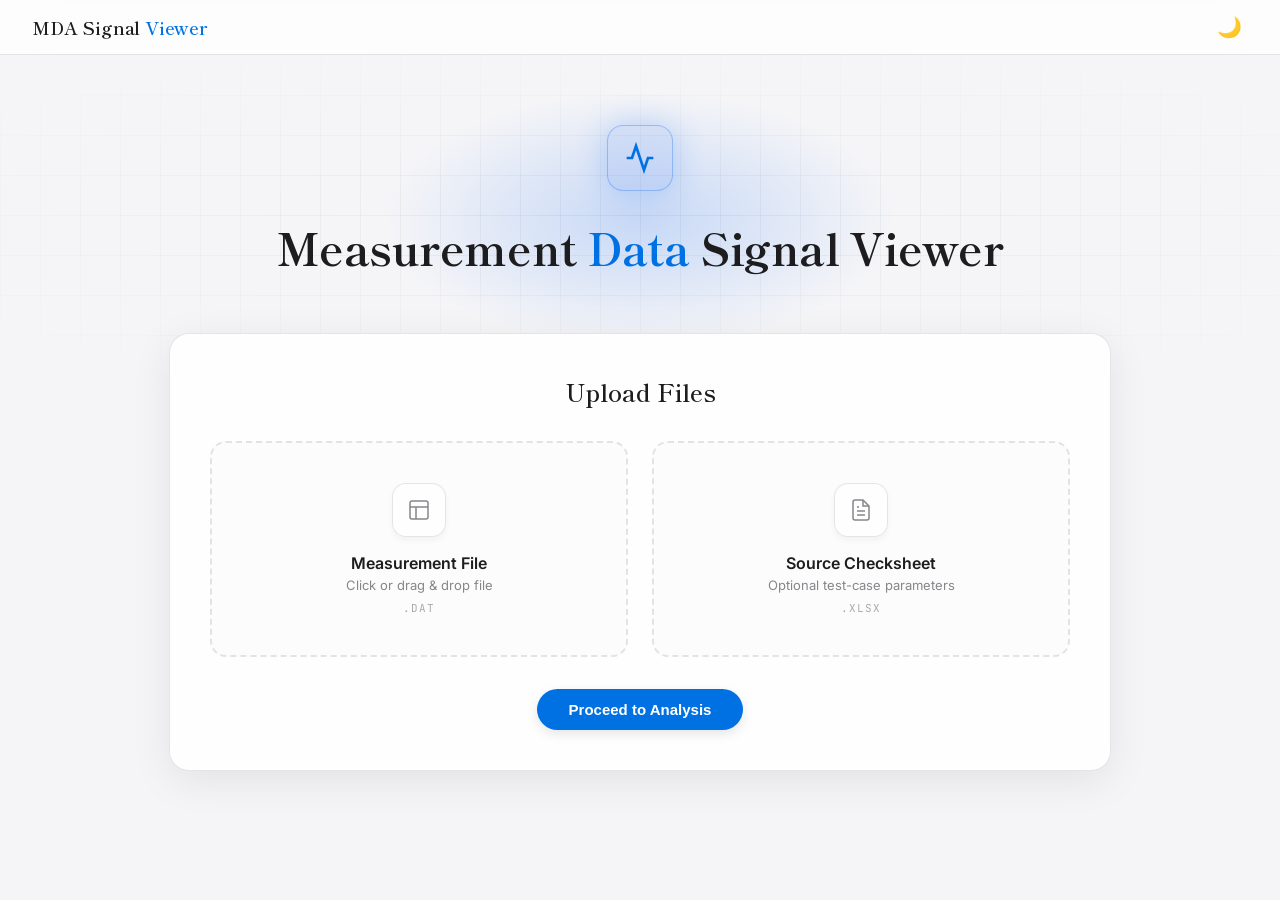
<file: templates/index.html>
<!DOCTYPE html>
<html lang="en">
<head>
  <meta charset="UTF-8">
  <title>MDA Signal Viewer</title>
  <style>
    @import url('https://fonts.googleapis.com/css2?family=Shippori+Mincho:wght@500;600;700&family=Inter:wght@300;400;500;600;700&family=JetBrains+Mono:wght@400;500&display=swap');
    
    :root {
        --bg: #f5f5f7; --surface: rgba(255, 255, 255, 0.75); --border: rgba(0,0,0,0.1);
        --text: #1d1d1f; --text-muted: #86868b;
        --primary: #0071e3; --primary-hover: #0077ed; --green: #34c759;
        --card-bg: rgba(255,255,255,0.9);
        --hero-text: #1d1d1f; --hero-grid: rgba(0,0,0,0.05);
    }
    [data-theme="dark"] {
        --bg: #000000; --surface: rgba(28, 28, 30, 0.6); --border: rgba(255,255,255,0.08);
        --text: #f5f5f7; --text-muted: #86868b;
        --primary: #2997ff; --primary-hover: #60a5fa; --green: #30d158;
        --card-bg: rgba(28,28,30,0.8);
        --hero-text: #ffffff; --hero-grid: rgba(255,255,255,0.05);
    }
    body {
        margin: 0; font-family: -apple-system, BlinkMacSystemFont, "Inter", sans-serif;
        background: var(--bg); color: var(--text);
        transition: background-color 0.4s ease, color 0.4s ease;
    }
    .site-header {
        background: var(--surface); backdrop-filter: blur(24px); -webkit-backdrop-filter: blur(24px);
        border-bottom: 1px solid var(--border); padding: 14px 32px;
        display: flex; align-items: center; justify-content: space-between;
        position: sticky; top: 0; z-index: 100;
    }
    .logo-name { font-family: 'Shippori Mincho', serif; font-size: 18px; font-weight: 600; letter-spacing: -0.01em;}
    .logo-name em { font-style: normal; color: var(--primary); }
    .theme-toggle { background: none; border: none; font-size: 20px; cursor: pointer; transition: transform 0.2s; }
    .theme-toggle:hover { transform: scale(1.1); }

    /* Hero Banner - Background transparent so it matches body perfectly */
    .hero-section {
        position: relative; padding: 70px 20px 80px; text-align: center;
        background: transparent; overflow: hidden; margin-bottom: -50px;
        transition: background-color 0.4s ease;
    }
    .hero-grid {
        position: absolute; inset: 0;
        background-image: linear-gradient(var(--hero-grid) 1px, transparent 1px),
                          linear-gradient(90deg, var(--hero-grid) 1px, transparent 1px);
        background-size: 40px 40px;
        mask-image: radial-gradient(ellipse 70% 60% at 50% 50%, black, transparent);
        -webkit-mask-image: radial-gradient(ellipse 70% 60% at 50% 50%, black, transparent);
    }
    .hero-glow {
        position: absolute; top: 50%; left: 50%; transform: translate(-50%, -50%);
        width: 600px; height: 300px; background: radial-gradient(ellipse, rgba(59, 130, 246, 0.25) 0%, transparent 60%); pointer-events: none;
    }
    .hero-logo-box {
        position: relative; z-index: 1; width: 64px; height: 64px; margin: 0 auto 24px;
        background: rgba(37, 99, 235, 0.1); border: 1px solid rgba(59, 130, 246, 0.4);
        border-radius: 16px; display: flex; align-items: center; justify-content: center;
        box-shadow: 0 0 30px rgba(59, 130, 246, 0.3);
    }
    .hero-logo-box svg { width: 32px; height: 32px; stroke: var(--primary); fill: none; stroke-width: 2; }
    .hero-section h1 { font-family: 'Shippori Mincho', serif; position: relative; z-index: 1; font-size: 44px; font-weight: 700; letter-spacing: -0.01em; color: var(--hero-text); margin: 0 0 24px 0; }
    .hero-section h1 em { font-style: normal; color: var(--primary); }

    /* Upload UI (Separated Flexbox Cards) */
    .upload-container {
        position: relative; z-index: 10; max-width: 860px; margin: 0 auto 60px;
        background: var(--card-bg); backdrop-filter: blur(20px); -webkit-backdrop-filter: blur(20px);
        border-radius: 20px; border: 1px solid var(--border); padding: 40px; 
        box-shadow: 0 10px 40px rgba(0,0,0,0.08);
    }
    
    .btn-primary {
        background: var(--primary); color: #fff; border: none; border-radius: 30px;
        padding: 12px 32px; font-weight: 600; font-size: 15px; cursor: pointer; 
        transition: all 0.2s cubic-bezier(0.2, 0.8, 0.2, 1); box-shadow: 0 4px 12px rgba(0,0,0,0.1);
    }
    .btn-primary:hover { background: var(--primary-hover); transform: translateY(-2px); box-shadow: 0 6px 16px rgba(29, 78, 216, 0.2); }

    .upload-cards { display: grid; grid-template-columns: 1fr 1fr; gap: 24px; margin-bottom: 32px; }
    
    .upload-card {
        display: flex; flex-direction: column; align-items: center; justify-content: center;
        border: 2px dashed var(--border); border-radius: 16px; padding: 40px 20px; text-align: center; 
        transition: all 0.2s cubic-bezier(0.2, 0.8, 0.2, 1); cursor: pointer;
        background: rgba(128,128,128,0.02); position: relative;
    }
    .upload-card:hover, .upload-card.dragover { border-color: var(--primary); background: rgba(59, 130, 246, 0.05); transform: translateY(-2px); }
    
    .uc-icon {
        width: 52px; height: 52px; margin: 0 auto 16px; background: var(--surface); border: 1px solid var(--border);
        border-radius: 14px; display: flex; align-items: center; justify-content: center; box-shadow: 0 4px 6px rgba(0,0,0,0.04);
    }
    .uc-icon svg { width: 24px; height: 24px; stroke: var(--text-muted); fill: none; stroke-width: 1.5; }

    .uc-title { font-size: 16px; font-weight: 600; margin-bottom: 4px; color: var(--text); }
    .uc-sub { font-size: 13px; color: var(--text-muted); margin-bottom: 8px; }
    .uc-ext { font-size: 11px; font-family: 'JetBrains Mono', monospace; color: var(--text-muted); opacity: 0.7; letter-spacing: 0.1em; }

    .file-pill {
        display: none; align-items: center; justify-content: center; margin-top: 16px;
        background: var(--surface); border: 1px solid var(--border); border-radius: 20px;
        padding: 6px 16px; font-size: 12px; font-weight: 600; color: var(--text);
        box-shadow: 0 2px 8px rgba(0,0,0,0.04); max-width: 90%; word-break: break-all;
    }
    .file-pill .dot { width: 8px; height: 8px; border-radius: 50%; background: var(--green); margin-right: 8px; flex-shrink: 0; }

    /* ECG Rhythm Loading Animation */
    .ecg-loader { width: 150px; height: 60px; margin: 0 auto 20px; display: block; }
    .ecg-line {
        fill: none; stroke: var(--primary); stroke-width: 3; stroke-linecap: round; stroke-linejoin: round;
        stroke-dasharray: 300; stroke-dashoffset: 300; animation: ecg-dash 1.5s linear infinite;
    }
    @keyframes ecg-dash { 0% { stroke-dashoffset: 300; } 100% { stroke-dashoffset: -300; } }
  </style>
</head>
<body>
  
  <header class="site-header">
    <div class="logo-name">MDA Signal <em>Viewer</em></div>
    <button class="theme-toggle" id="theme-toggle">🌙</button>
  </header>

  <div class="hero-section">
      <div class="hero-grid"></div>
      <div class="hero-glow"></div>
      <div class="hero-logo-box"><svg viewBox="0 0 24 24"><polyline points="22 12 18 12 15 21 9 3 6 12 2 12"/></svg></div>
      <h1>Measurement <em>Data</em> Signal Viewer</h1>
  </div>

  <main class="container">
    <div class="upload-container" id="upload-container-main">
        <h3 style="text-align:center; margin-top:0; margin-bottom: 32px; font-weight:600; font-family:'Shippori Mincho', serif; font-size:24px;">Upload Files</h3>
        
        <form id="upload-form" action="/analyze" method="post" enctype="multipart/form-data">
            <div class="upload-cards">
                
                <label class="upload-card" id="label-dat" ondragover="this.classList.add('dragover'); event.preventDefault();" ondragleave="this.classList.remove('dragover');" ondrop="this.classList.remove('dragover'); handleDrop(event, 'file-dat', 'pill-dat')">
                    <input type="file" name="dat_file" id="file-dat" accept=".dat" style="display:none;" onchange="updatePill('file-dat', 'pill-dat')">
                    <div class="uc-icon"><svg viewBox="0 0 24 24"><rect x="3" y="3" width="18" height="18" rx="2" ry="2"></rect><line x1="3" y1="9" x2="21" y2="9"></line><line x1="9" y1="21" x2="9" y2="9"></line></svg></div>
                    <div class="uc-title">Measurement File</div>
                    <div class="uc-sub">Click or drag & drop file</div>
                    <div class="uc-ext">.DAT</div>
                    <div id="pill-dat" class="file-pill"></div>
                </label>

                <label class="upload-card" id="label-xlsx" ondragover="this.classList.add('dragover'); event.preventDefault();" ondragleave="this.classList.remove('dragover');" ondrop="this.classList.remove('dragover'); handleDrop(event, 'file-xlsx', 'pill-xlsx')">
                    <input type="file" name="xlsx_file" id="file-xlsx" accept=".xlsx" style="display:none;" onchange="updatePill('file-xlsx', 'pill-xlsx')">
                    <div class="uc-icon"><svg viewBox="0 0 24 24"><path d="M14 2H6a2 2 0 0 0-2 2v16a2 2 0 0 0 2 2h12a2 2 0 0 0 2-2V8z"></path><polyline points="14 2 14 8 20 8"></polyline><line x1="16" y1="13" x2="8" y2="13"></line><line x1="16" y1="17" x2="8" y2="17"></line><polyline points="10 9 9 9 8 9"></polyline></svg></div>
                    <div class="uc-title">Source Checksheet</div>
                    <div class="uc-sub">Optional test-case parameters</div>
                    <div class="uc-ext">.XLSX</div>
                    <div id="pill-xlsx" class="file-pill"></div>
                </label>

            </div>
            
            <div style="text-align: center;">
                <button type="button" id="proceed-btn" class="btn-primary">Proceed to Analysis</button>
            </div>
        </form>
    </div>

    <div id="loader" style="display:none; text-align:center; padding: 60px 0;">
       <svg class="ecg-loader" viewBox="0 0 150 50"><polyline class="ecg-line" points="0,25 30,25 40,10 50,45 60,5 70,35 80,25 150,25"></polyline></svg>
       <h3 style="color:var(--text); font-weight:600; font-family:'Inter',sans-serif; margin-bottom:8px;">Processing Signal Data...</h3>
       <p style="color:var(--text-muted); font-size:14px; margin:0;">Parsing configurations and generating V-Graph layout.</p>
    </div>
  </main>
  
  <script>
    const themeBtn = document.getElementById('theme-toggle');
    const root = document.documentElement;

    function applyTheme(theme) {
        if (theme === 'dark') { root.setAttribute('data-theme', 'dark'); if(themeBtn) themeBtn.textContent = '☀️'; } 
        else { root.removeAttribute('data-theme'); if(themeBtn) themeBtn.textContent = '🌙'; }
        localStorage.setItem('theme', theme);
    }
    const savedTheme = localStorage.getItem('theme') || (window.matchMedia && window.matchMedia('(prefers-color-scheme: dark)').matches ? 'dark' : 'light');
    applyTheme(savedTheme);

    if (themeBtn) {
        themeBtn.addEventListener('click', () => {
            const current = root.getAttribute('data-theme');
            applyTheme(current === 'dark' ? 'light' : 'dark');
        });
    }

    function handleDrop(e, inputId, pillId) {
        e.preventDefault();
        const dt = e.dataTransfer;
        if (dt.files.length) {
            document.getElementById(inputId).files = dt.files;
            updatePill(inputId, pillId);
        }
    }
    function updatePill(inputId, pillId) {
        const inp = document.getElementById(inputId);
        const pill = document.getElementById(pillId);
        if (inp.files.length > 0) {
            pill.style.display = 'inline-flex';
            pill.innerHTML = `<span class="dot"></span> ${inp.files[0].name}`;
        }
    }

    document.getElementById('proceed-btn').addEventListener('click', function(e) {
        const datFile = document.getElementById('file-dat').files.length;
        if (!datFile) { alert("Please upload a Measurement File (.DAT) to proceed."); return; }
        
        document.getElementById('upload-container-main').style.opacity = '0';
        setTimeout(() => {
            document.getElementById('upload-container-main').style.display = 'none';
            document.getElementById('loader').style.display = 'block';
        }, 200);
        document.getElementById('upload-form').submit();
    });
  </script>
</body>
</html>
</file>
